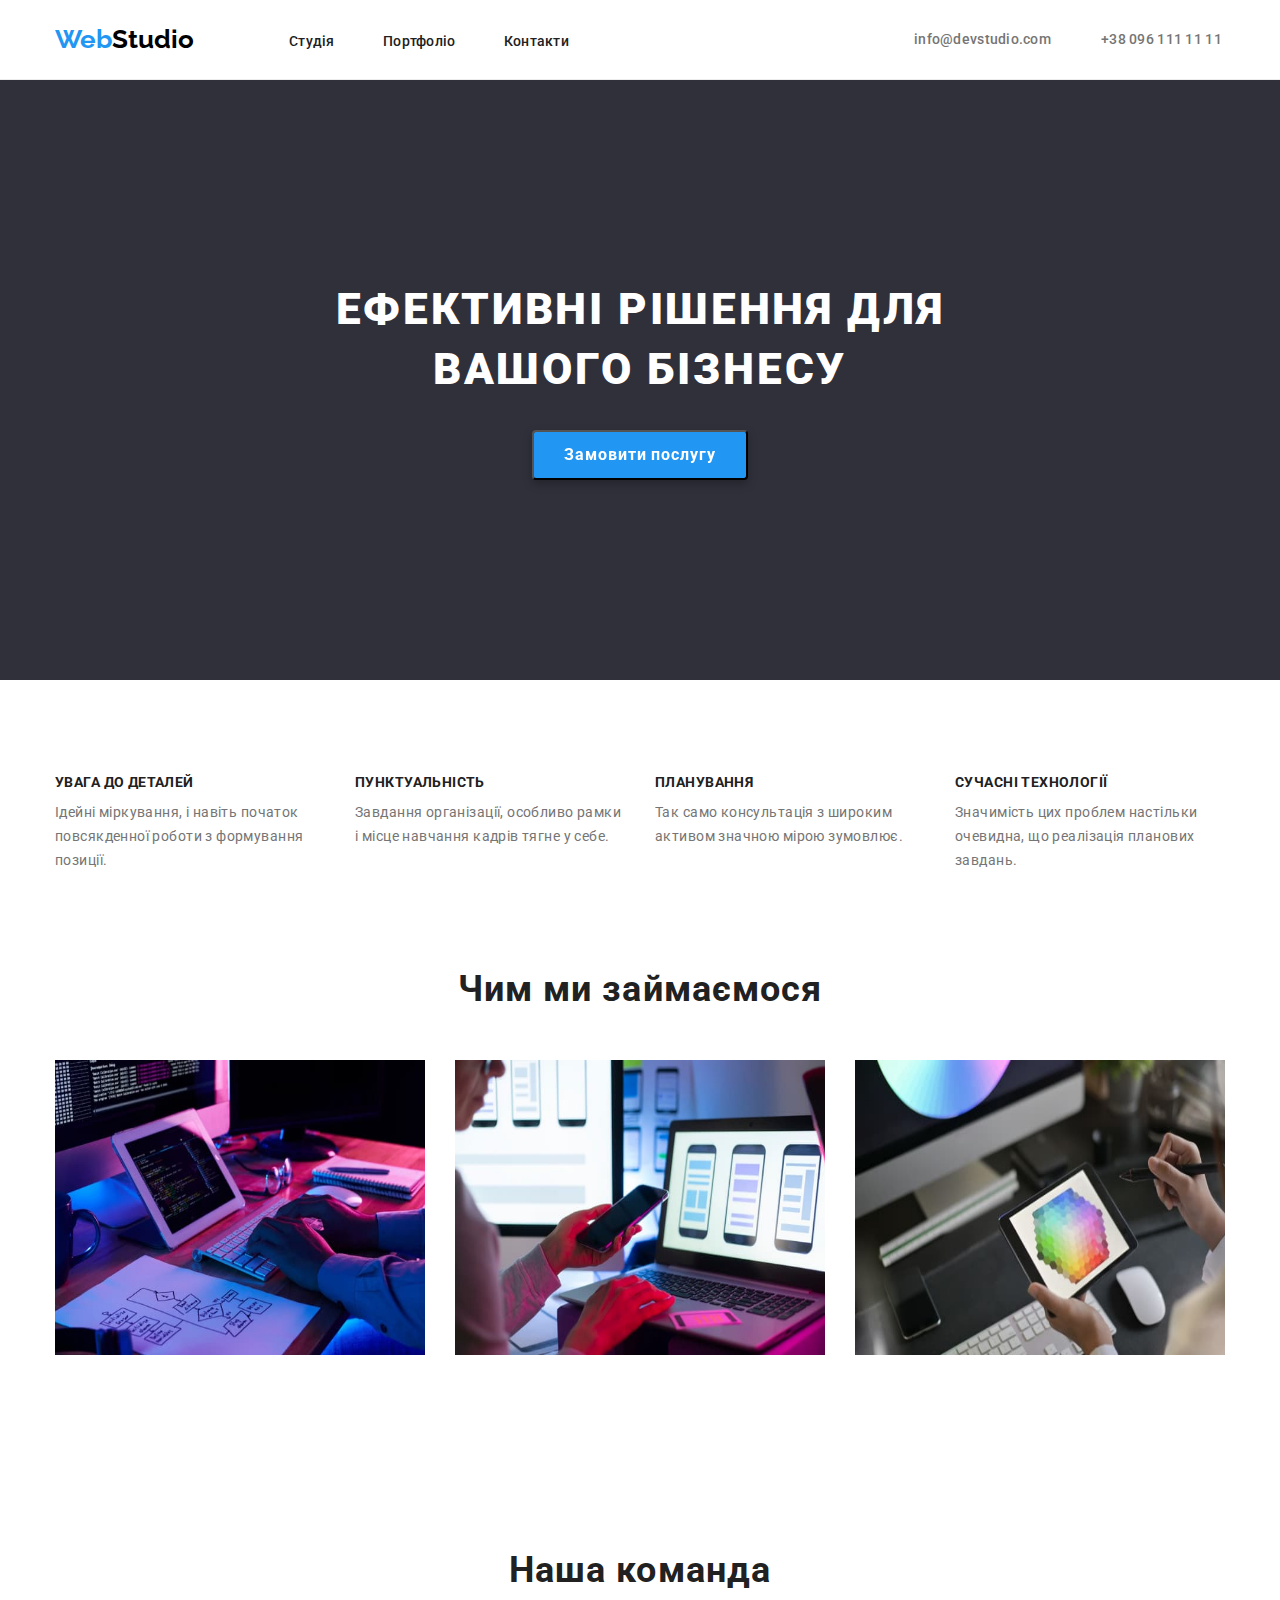
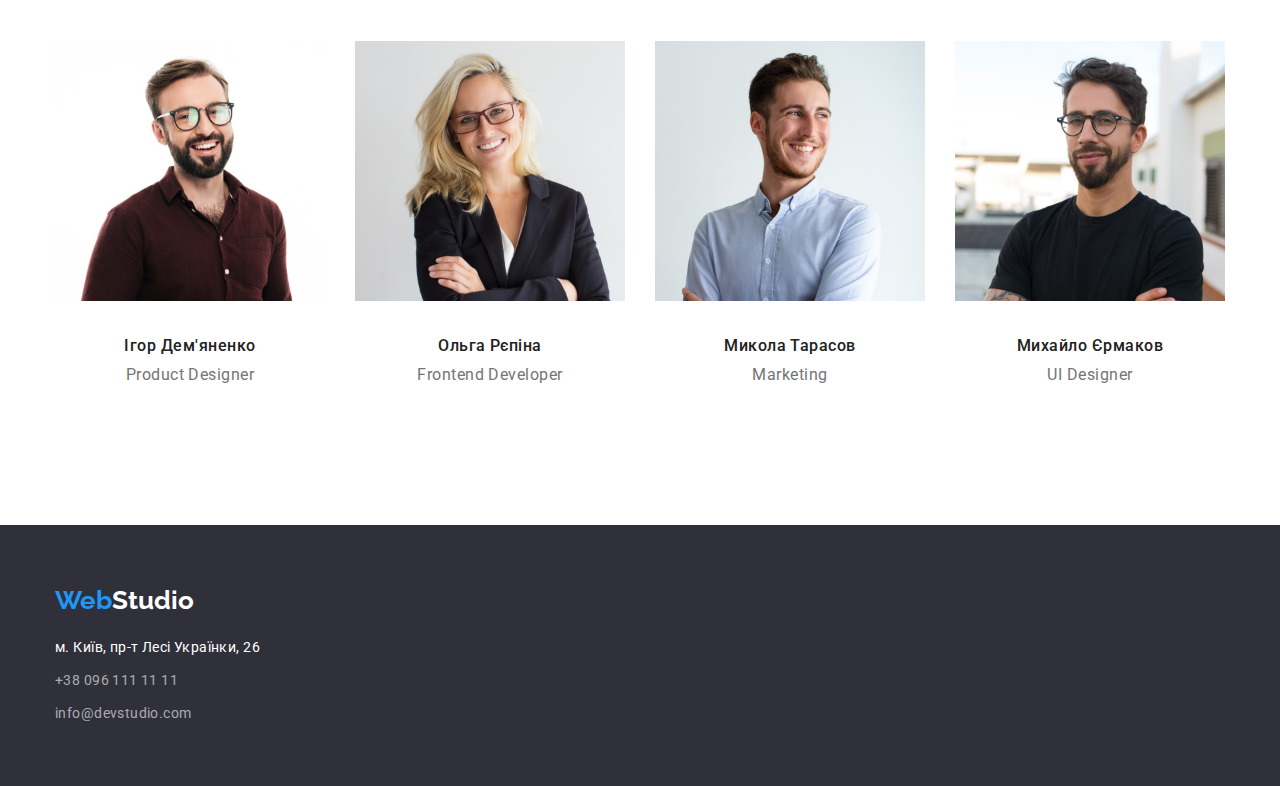
<file: index.html>
<!DOCTYPE html>
<html lang="en">
<head>
    <meta charset="UTF-8">
    <meta http-equiv="X-UA-Compatible" content="IE=edge">
    <meta name="viewport" content="width=device-width, initial-scale=1.0">
    <link
        href="https://fonts.googleapis.com/css2?family=Oleo+Script&family=Raleway:wght@700&family=Roboto:wght@400;500;700;900&display=swap"
        rel="stylesheet">
    <!-- Спочатку нормалізатор -->
    <link rel="stylesheet" href="https://cdnjs.cloudflare.com/ajax/libs/modern-normalize/1.0.0/modern-normalize.min.css" />
    <!-- Потім ваші стилі -->
    <link rel="stylesheet" href="styles/styles.css">
    <title>Document</title>
</head>
<body>
    <!--верхняя линия-->
    <header class="header">
        <div class="container">
            <div class="header-container">                  
                <!--меню навігації-->
                <nav class="nav-header">
                    <a href="" class="logo"><span class="logo-web">Web</span>Studio</a>
                    <ul class="nav-list">
                        <li class="nav-item"><a href="">Студія</a></li>
                        <li class="nav-item"><a href="./portfolio.html">Портфоліо</a></li>
                        <li class="nav-item"><a href="">Контакти</a></li>
                    </ul>                        
                </nav>
                <div class="header-contact-container">
                    <a href="mailto:info@devstudio.com" class="header-mail">info@devstudio.com</a>
                    <a href="tel:+380961111111" class="header-phone">+38 096 111 11 11</a>
                </div>
            </div>
        </div>
    </header>
    <main class="main">
        <!--шапка-->
        <section class="first-section">
            <div class="container">
                <div class="first-section-container">
                    <h1 class="main-tittle">Ефективні рішення для вашого бізнесу</h1>
                    <button type="button" class="main-button">Замовити послугу</button>
                </div>                  
            </div>
        </section>
        <!--Особливості-->
        <section class="features">
            <div class="container">
                <ul class="features-list">
                    <li class="item">
                        <!--Feature1-->                    
                        <h3 class="title">УВАГА ДО ДЕТАЛЕЙ</h3>
                        <p class="text">Ідейні міркування, і навіть початок повсякденної роботи з формування позиції.</p>
                    </li>
                    <li class="item">
                        <!--Feature2-->                    
                        <h3 class="title">ПУНКТУАЛЬНІСТЬ</h3>
                        <p class="text">Завдання організації, особливо рамки і місце навчання кадрів тягне у себе.</p>            
                    </li>
                    <li class="item">
                        <!--Feature3-->         
                        <h3 class="title">ПЛАНУВАННЯ</h3>
                        <p class="text">Так само консультація з широким активом значною мірою зумовлює.</p>         
                    </li>
                    <li class="item">
                        <!--Feature4-->
                        <h3 class="title">СУЧАСНІ ТЕХНОЛОГІЇ</h3>
                        <p class="text">Значимість цих проблем настільки очевидна, що реалізація планових завдань.</p>
                    </li>
                </ul> 
            </div>
        </section>
        <!--Чим ми займаємось-->
        <section class="about">
            <div class="container">
                <h2 class="about-head">Чим ми займаємося</h2>
                <ul class="about-list">
                    <li class="item">
                        <img src="images/Box1.jpg" width="370" height="295" alt="чим ми займаємось, рисунок 1">
                    </li>
                    <li class="item">
                        <img src="images/Box2.jpg" width="370" height="295" alt="чим ми займаємось, рисунок 2">
                    </li>
                    <li class="item">
                        <img src="images/Box3.jpg" width="370" height="295" alt="чим ми займаємось, рисунок 3">
                    </li>
                </ul>
            </div>
        </section>
        <!--Наша команда-->
        <section class="team">
            <div class="container">
                <h2 class="team-head">Наша команда</h2>
                <!--team-->
                <div>
                    <ul class="team-list">
                        <li class="team-item">
                            <!--team card 1--> 
                            <img src="images/team1.jpg" width="270" height="260" alt="працівник 1">
                            <div class="team-name-profession">
                                <!--name-->
                                <p class="team-name">Ігор Дем'яненко</p>
                                <!--work-->
                                <p class="team-profession">Product Designer</p>
                            </div>
                        </li>
                        <li class="team-item">
                            <!--team card 2-->
                            <img src="images/team2.jpg" width="270" height="260" alt="працівник 2">
                            <div class="team-name-profession">                                                                <!--name-->
                                <p class="team-name">Ольга Рєпіна</p>
                                <!--work-->
                                <p class="team-profession">Frontend Developer</p>
                            </div>
                        </li>
                        <li class="team-item">
                            <!--team card 3-->                                   
                            <img src="images/team3.jpg" width="270" height="260" alt="працівник 3">
                            <div class="team-name-profession">
                                <!--name-->
                                <p class="team-name">Микола Тарасов</p>
                                <!--work-->
                                <p class="team-profession">Marketing</p> 
                            </div>             
                        </li>
                        <li class="team-item">
                            <!--team card 4-->
                            <img src="images/team4.jpg" width="270" height="260" alt="працівник 4">
                            <div class="team-name-profession">
                                <!--name-->
                                <p class="team-name">Михайло Єрмаков</p>
                                <!--work-->
                                <p class="team-profession">UI Designer</p>
                            </div>
                        </li>
                    </ul>
                </div>
            </div>
        </section>
    </main>
    <!--підвал-->
    <footer class="footer">
        <div class="container">
            <div class="footer-container">
                <a href="" class="logo"><span class="logo-web">Web</span>Studio</a>
                <!--контакти-->
                <div class="footer-address-container">
                    <address class="address">м. Київ, пр-т Лесі Українки, 26</address>
                    <a href="tel:+380961111111" class="footer-phone">+38 096 111 11 11</a>
                    <a href="mailto:info@devstudio.com" class="footer-mail">info@devstudio.com</a>    
                </div>
            </div>
       </div>
    </footer> 
</body>
</html>
</file>
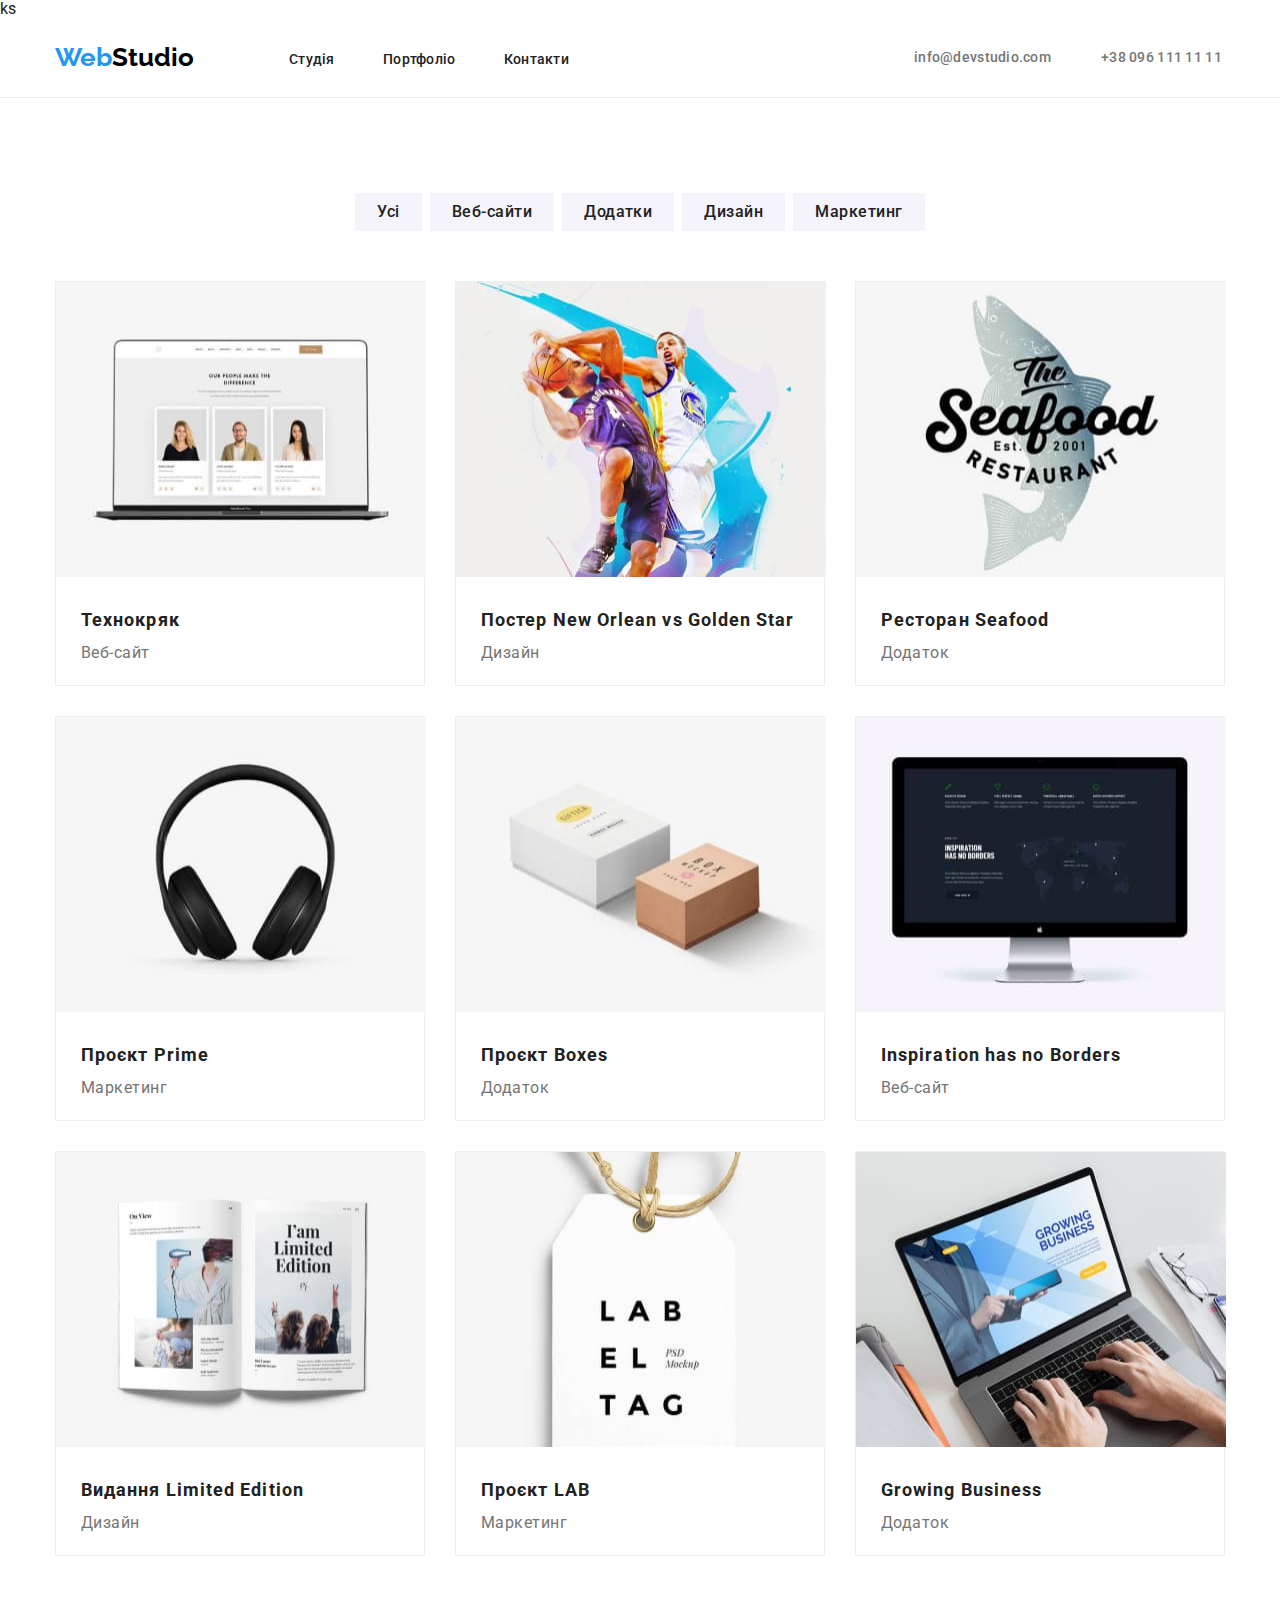
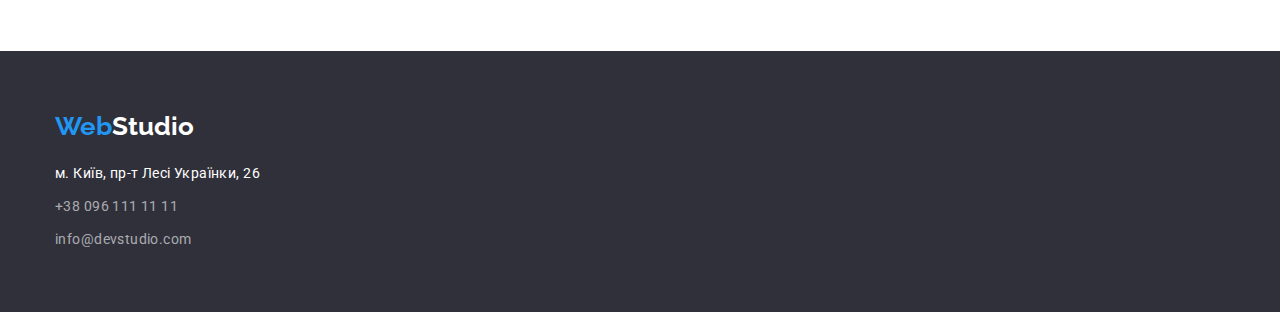
<file: portfolio.html>
ks<!DOCTYPE html>
<html lang="en">
<head>
    <meta charset="UTF-8">
    <meta http-equiv="X-UA-Compatible" content="IE=edge">
    <meta name="viewport" content="width=device-width, initial-scale=1.0">
    <link
        href="https://fonts.googleapis.com/css2?family=Oleo+Script&family=Raleway:wght@700&family=Roboto:wght@400;500;700;900&display=swap"
        rel="stylesheet">
    <!-- Спочатку нормалізатор -->
    <link rel="stylesheet"
        href="https://cdnjs.cloudflare.com/ajax/libs/modern-normalize/1.0.0/modern-normalize.min.css" />
    <!-- Потім ваші стилі -->
    <link rel="stylesheet" href="styles/styles.css">
    <title>Document</title>
</head>
<body>
    <!--верхняя линия-->
    <header class="header">
        <div class="container">
            <div class="header-container">
                <!--меню навігації-->
                <nav class="nav-header">
                    <a href="" class="logo"><span class="logo-web">Web</span>Studio</a>
                    <ul class="nav-list">
                        <li class="nav-item"><a href="./index.html">Студія</a></li>
                        <li class="nav-item"><a href="">Портфоліо</a></li>
                        <li class="nav-item"><a href="">Контакти</a></li>
                    </ul>
                </nav>
                <div class="header-contact-container">
                    <a href="mailto:info@devstudio.com" class="header-mail">info@devstudio.com</a>
                    <a href="tel:+380961111111" class="header-phone">+38 096 111 11 11</a>
                </div>
            </div>
        </div>
    </header>
    <main class="main-content">
        <!--секция галерея-->
        <section class="works">
            <div class="container">
                <ul class="list-buttons">
                    <li class="list-buttons-item"><button type="button" class="button">Усі</button></li>
                    <li class="list-buttons-item"><button type="button" class="button">Веб-сайти</button></li>
                    <li class="list-buttons-item"><button type="button" class="button">Додатки</button></li>
                    <li class="list-buttons-item"><button type="button" class="button">Дизайн</button></li>
                    <li class="list-buttons-item"><button type="button" class="button">Маркетинг</button></li>
                </ul>
                <ul class="gallery">
                    <li class="gallery-item">
                        <!--Project1-->
                        <a href="">
                            <img src="./images/portfolio-img1.jpg" alt="Технокряк" width="370" height="295">
                            <div class="gallery-head-text">
                                <h3 class="gallery-head">Технокряк</h3>
                                <p class="gallery-text">Веб-сайт</p>
                            </div>
                        </a>
                    </li>
                    <li class="gallery-item">
                        <!--Project2-->
                        <a href="">
                            <img src="./images/portfolio-img2.jpg" alt="Постер New Orlean vs Golden Star" width="370" height="295">
                            <div class="gallery-head-text">
                                <h3 class="gallery-head">Постер New Orlean vs Golden Star</h3>
                                <p class="gallery-text">Дизайн</p>
                            </div>
                        </a>
                    </li>
                    <li class="gallery-item">
                        <!--Project3-->
                        <a href="">
                            <img src="./images/portfolio-img3.jpg" alt="Ресторан Seafood" width="370" height="295">
                            <div class="gallery-head-text">
                                <h3 class="gallery-head">Ресторан Seafood</h3>
                                <p class="gallery-text">Додаток</p>
                            </div>
                        </a>
                    </li>
                    <li class="gallery-item">
                        <!--Project4-->
                        <a href="">
                            <img src="./images/portfolio-img4.jpg" alt="Проєкт Prime" width="370" height="295">
                            <div class="gallery-head-text">
                                <h3 class="gallery-head">Проєкт Prime</h3>
                                <p class="gallery-text">Маркетинг</p>
                            </div>
                        </a>
                    </li>
                    <li class="gallery-item">
                        <!--Project5-->
                        <a href="">
                            <img src="./images/portfolio-img5.jpg" alt="Проєкт Boxes" width="370" height="295">
                            <div class="gallery-head-text">
                                <h3 class="gallery-head">Проєкт Boxes</h3>
                                <p class="gallery-text">Додаток</p>
                            </div>
                        </a>
                    </li>
                    <li class="gallery-item">
                        <!--Project6-->
                        <a href="">
                            <img src="./images/portfolio-img6.jpg" alt="Inspiration has no Borders" width="370" height="295">
                            <div class="gallery-head-text">
                                <h3 class="gallery-head">Inspiration has no Borders</h3>
                                <p class="gallery-text">Веб-сайт</p>
                            </div>  
                        </a>
                    </li>
                    <li class="gallery-item">
                        <!--Project7-->
                        <a href="">
                            <img src="./images/portfolio-img7.jpg" alt="Видання Limited Edition" width="370" height="295">
                            <div class="gallery-head-text">
                                <h3 class="gallery-head">Видання Limited Edition</h3>
                                <p class="gallery-text">Дизайн</p>
                            </div>
                        </a>
                    </li>
                    <li class="gallery-item">
                        <!--Project8-->
                        <a href="">                       
                            <img src="./images/portfolio-img8.jpg" alt="Проєкт LAB" width="370" height="295">
                            <div class="gallery-head-text">
                                <h3 class="gallery-head">Проєкт LAB</h3>
                                <p class="gallery-text">Маркетинг</p>
                            </div>
                        </a>
                    </li>
                    <li class="gallery-item">
                        <!--Project9-->
                        <a href="">
                            <img src="./images/portfolio-img9.jpg" alt="Growing Business" width="370" height="295">
                            <div class="gallery-head-text">
                                <h3 class="gallery-head">Growing Business</h3>
                                <p class="gallery-text">Додаток</p>
                            </div>
                        </a>
                    </li>
                </ul>
            </div>            
        </section>
    </main>
    <!--підвал-->
    <footer class="footer">
        <div class="container">
            <div class="footer-container">
                <a href="" class="logo"><span class="logo-web">Web</span>Studio</a>
                <!--контакти-->
                <div class="footer-address-container">
                    <address class="address">м. Київ, пр-т Лесі Українки, 26</address>
                    <a href="tel:+380961111111" class="footer-phone">+38 096 111 11 11</a>
                    <a href="mailto:info@devstudio.com" class="footer-mail">info@devstudio.com</a>
                </div>
            </div>
        </div>
    </footer> 
</body>        
</html>
</file>
<file: styles/styles.css>
*,
*::before,
*::after {
    box-sizing: border-box;
}

body{
    background-color: #ffffff;
    color: var(--primary-text-color);
    border: none;
    font-family: 'Roboto', sans-serif;
    list-style: none;
    /* width: 1600px; */
}


:root {
    --primary-text-color: #212121;
    --text-color-buttonlink: #2196F3;
    --text-color-active:#ffffff;
    --text-color:#757575;
    --background-button:#F5F4FA;
    --background-first-section:#2F303A;
    --color-logo:#000000;
    --color-footer-mail-phone:rgba(255, 255, 255, 0.6);
    --color-border: #eeeeee;
    --color-border-header: #ececec;
}

.main{   
    margin: 0, auto;
}
.main-button{
   
    display: inline-block;
    width: 216px;
    height: 50px;
    min-height: 50px;

    background-color: var(--text-color-buttonlink);
    color: var(--text-color-active);
    font-size: 16px;
    font-style: normal;
    font-weight: 700;
    line-height: 1.88;
    letter-spacing: 0.06em;
    filter: drop-shadow(0px 4px 4px rgba(0, 0, 0, 0.25));
    border-radius: 4px;
}
.button{
    background-color: var(--background-button);
    border: none;
    cursor: pointer;
}
.button:hover,
.button:focus{
    background-color: var(--text-color-buttonlink);
    color:var(--text-color-active);
    border: none;
}
/* Центрующий контейнер */
.container{
    width: 1200px;  
    margin: 0 auto;
    padding: 0 15px;
}

/* header */
.header{
    height: 80px;
    display: flex;
    align-items: center;
    border-bottom: 1px solid var(--color-border-header);
}
.header-container{
    display: flex;
    align-items: center;
    gap:345px;
}
.nav-header{
    display: flex;
    align-items: center;
    gap: 95px;
}
.header-contact-container{
    display: flex;
    gap: 50px;
}
.logo {
    text-decoration: none;
    color: var(--color-logo);
    font-family: 'Raleway', sans-serif;
    font-weight: 700;
    font-size: 26px;
    line-height: 1.2;
    height: 31px;
}

.logo-web {
    color: var(--text-color-buttonlink);
}

.nav-list{
    display: flex;
    justify-content: space-between;
    width: 280px;
    height: 16px;
    margin: 0 auto;
    padding: 0;
}
.nav-list a{    
    color: var(--primary-text-color);
    font-weight: 500;
    font-size: 14px;
    line-height: 1.14;
    letter-spacing: 0.02em;
}

.nav-item a{
    text-decoration: none;
}

.nav-item:hover a{
    color: var(--text-color-buttonlink);
}

.header-mail{
    text-decoration: none;
    color: var(--text-color);  
    font-size: 14px;
    line-height: 1.14;
    letter-spacing: 0.02em;
    font-weight: 500;
}
.header-mail:hover,
.header-mail:focus{
    color: var(--text-color-buttonlink);
}
.header-phone{
    text-decoration: none;
    color: var(--text-color);
    font-weight: 500;
    font-size: 14px;
    line-height: 1.14;
    letter-spacing: 0.02em;
}
.header-phone:hover,
.header-phone:focus {
    color: var(--text-color-buttonlink);
}
.nav-item{
    list-style: none;
}

/* первая секция */
.first-section{
    background-color: var(--background-first-section);
    height: 600px;
    padding: 200px 0;
}
.first-section-container{
    height: 200px;
    display: flex;
    flex-direction: column;
    align-items: center;
}

.main-tittle{
    width: 696px;
    color: var(--text-color-active);
    margin: 0 0 30px;
    font-weight: 900;
    font-size: 44px;
    line-height: 1.36;
    text-align: center;
    letter-spacing: 0.06em;
    text-transform: uppercase;

}

/* вторая секция */
.features {
    padding: 95px 0;
}
.features-list .title{
    font-weight: 700;
    font-size: 14px;
    line-height: 1.14;
    letter-spacing: 0.03em;
    text-transform: uppercase;
    font-style: normal;
    margin: 0 0 10px;
}

.features-list .text{
    color: var(--text-color);
    font-size: 14px;
    line-height: 1.71;     
    letter-spacing: 0.03em;
    width: 270px;
    margin: 0 0;
}

.features-list{
    display: flex;
    gap:30px;
    list-style: none;
    margin: 0;
    padding: 0;
}

/* секция чем мы занимаемся*/
.about{
    padding: 0 0 95px;
}
.about-head{
    font-weight: 700;
    font-size: 36px;
    line-height: 1.17;
    text-align: center;
    letter-spacing: 0.03em;
    height: 42px;
    margin: 0 0 50px;
}
.about-list{
    display: flex;
    gap: 30px;
    list-style: none;
    margin: 0;
    padding: 0;
}

/*секция наша команда */
.team{
    padding: 95px 0;
}

.team-list{
    display: flex;
    gap: 30px;
    list-style: none;
    /* margin: 0 0 95px; */
    padding: 0;
}
.team-head{
    margin: 0 0 50px;
    font-size: 36px;
    line-height: 1.17;
    text-align: center;
    letter-spacing: 0.03em;
    font-weight: 700;
    
}
.team-name{
    margin: 0;
    font-weight: 500;
    font-size: 16px;
    line-height: 1.2;
    text-align: center;
    letter-spacing: 0.03em;
}
.team-profession{
    margin: 0;
    color: var(--text-color); 
    font-size: 16px;
    line-height: 1.2;
    text-align: center;
    letter-spacing: 0.03em;
}
.team-name-profession{
    padding: 30px 0;
    display: flex;
    flex-direction: column;
    gap: 10px;
}

/*footer */
.footer{
    background-color: var(--background-first-section);
    padding: 60px 0;
}
.address{
    color: var(--text-color-active);
    font-size: 14px;
    line-height: 1.71;
    letter-spacing: 0.03em;
    font-style: normal;
}
.footer-phone{
    color: var(--color-footer-mail-phone);
    text-decoration: none;
    font-size: 14px;
    line-height: 1.71;
    letter-spacing: 0.03em;
}
.footer-mail{
    text-decoration: none;
    color: var(--color-footer-mail-phone);
    font-size: 14px;
    line-height: 1.71;
    letter-spacing: 0.03em;    
}
.footer .logo{
    color: var(--text-color-active);
}
.footer-container{
    display: flex;
    flex-direction: column;
    gap: 20px;  
}
.footer-address-container{
    display: flex;
    flex-direction: column;
    gap: 9px;

}

/*gallery*/
.works{
    padding: 95px 0;
}
.gallery{
    display: flex;
    gap: 30px;
    flex-wrap: wrap;
    justify-content: center;
    width: 1170px;
    margin: 0;
    padding: 0;
}
.list-buttons{
    display: flex;
    gap:8px;    
    list-style: none;
    justify-content: center;
    margin: 0 0 50px;
    padding: 0;
}   
.list-buttons-item>.button{
    padding: 6px 22px;
    color: var(--primary-text-color);
    font-weight: 500;
    line-height: 26px;
    font-size: 16px;
    text-align: center;
    letter-spacing: 0.03em;    
}
.gallery-item a{   
    text-decoration: none;
}
.gallery-item{
    width: 370px;
    height: 405px;
    list-style: none;
    border: 1px solid var(--color-border);
}
.gallery-head{  
    margin: 0;
    color: var(--primary-text-color);
    font-size: 18px;
    line-height: 2;
    letter-spacing: 0.06em;
}
.gallery-text{
    color: var(--text-color);
    font-size: 16px;
    line-height: 1.88;
    letter-spacing: 0.03em;
    margin: 0 auto;    
}
.gallery-head-text{
    padding: 20px 25px;
}
</file>
